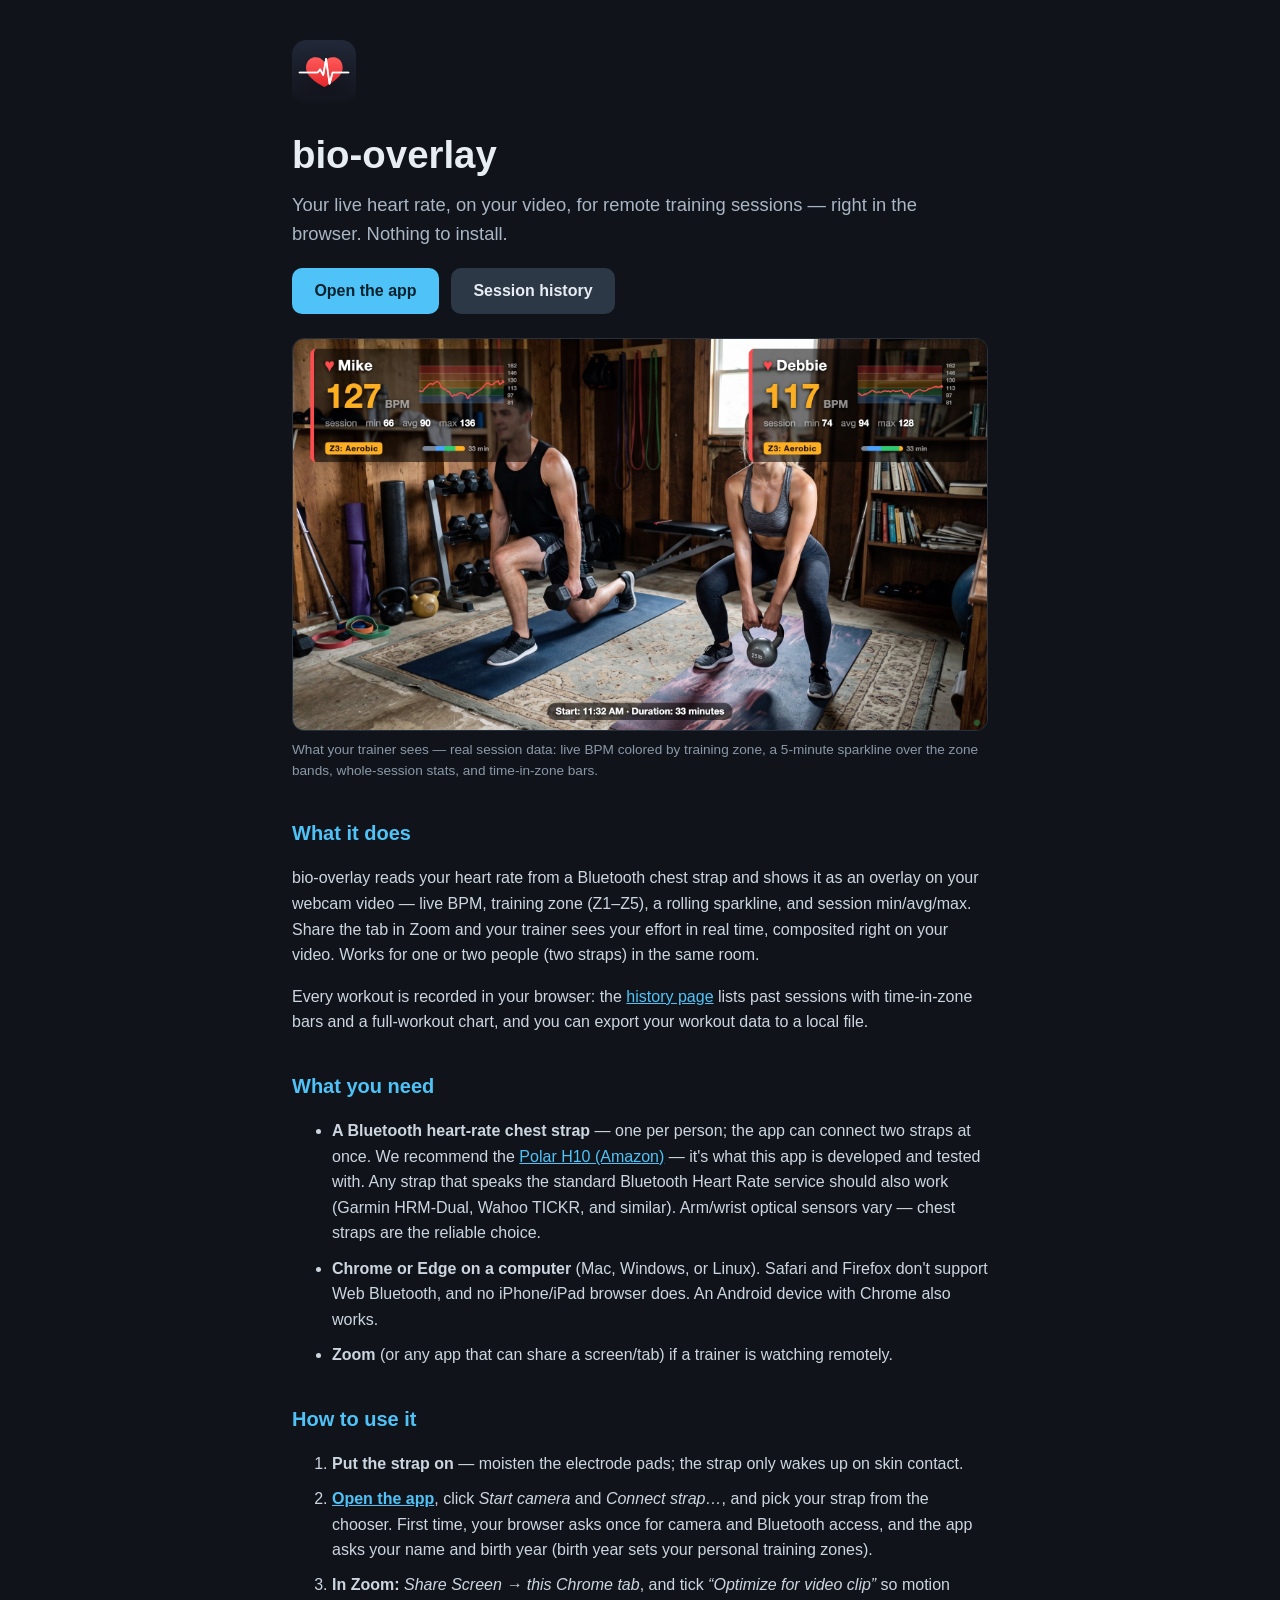
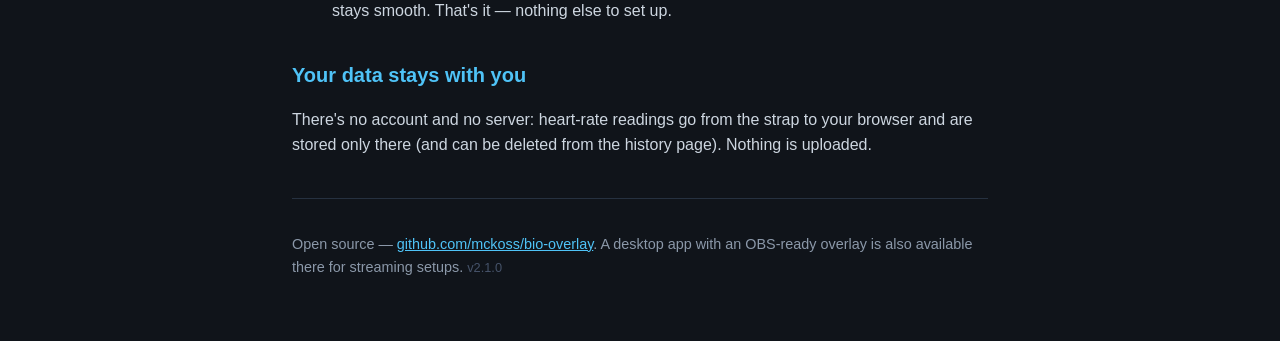
<file: web/index.html>
<!DOCTYPE html>
<html lang="en">
<head>
  <meta charset="utf-8" />
  <meta name="viewport" content="width=device-width, initial-scale=1" />
  <title>bio-overlay</title>
  <link rel="stylesheet" href="./overlay/overlay.css" />
  <link rel="stylesheet" href="live.css" />
  <link rel="icon" href="img/logo.svg" />
</head>
<body>
  <!--
    Camera + overlay compositing page: your webcam with the live HR overlay
    drawn on top. Share THIS TAB in Zoom (tick "Optimize for video clip")
    instead of running OBS. See web/README.md.
  -->
  <video id="camera" autoplay playsinline muted></video>
  <div id="camera-off">camera off</div>

  <!-- Overlay host elements, styled by ./overlay/overlay.css -->
  <div id="panels" class="panels"></div>
  <div id="session-clock" class="session-clock"></div>

  <!-- Discreet watermark; non-interactive so a mid-session click can't
       navigate away and drop the strap connections. -->
  <img id="watermark" src="img/logo.svg" alt="" />


  <!-- Control bar: auto-hides when the mouse leaves / goes idle so it never
       shows up in the shared tab during a session. -->
  <div id="bar">
    <button id="connect">Connect strap…</button>
    <button id="camera-btn" class="secondary">Start camera</button>
    <button id="mirror-btn" class="secondary">Mirror</button>
    <button id="new-session" class="secondary">New session</button>
    <a class="linkbtn" href="history.html" target="_blank" rel="noopener">History</a>
    <a class="linkbtn" href="about.html">About</a>
    <span id="straps"></span>
    <span id="notice"></span>
    <span id="version" class="version"></span>
  </div>

  <!-- Inline strap profile editor: opens when a new strap connects, or when
       a strap chip is clicked. Persists to localStorage. -->
  <div id="profile-editor" class="hidden">
    <div class="pe-title">Strap <span id="pe-device"></span></div>
    <label>Name
      <input id="pe-name" type="text" autocomplete="off" />
    </label>
    <label>Birth year <span class="pe-hint">(for zones; blank assumes age 65)</span>
      <input id="pe-by" type="number" min="1900" max="2026" placeholder="e.g. 1960" />
    </label>
    <div class="pe-actions">
      <button id="pe-save">Save</button>
      <button id="pe-cancel" class="secondary">Cancel</button>
    </div>
  </div>

  <script type="module" src="live.js"></script>
</body>
</html>
</file>
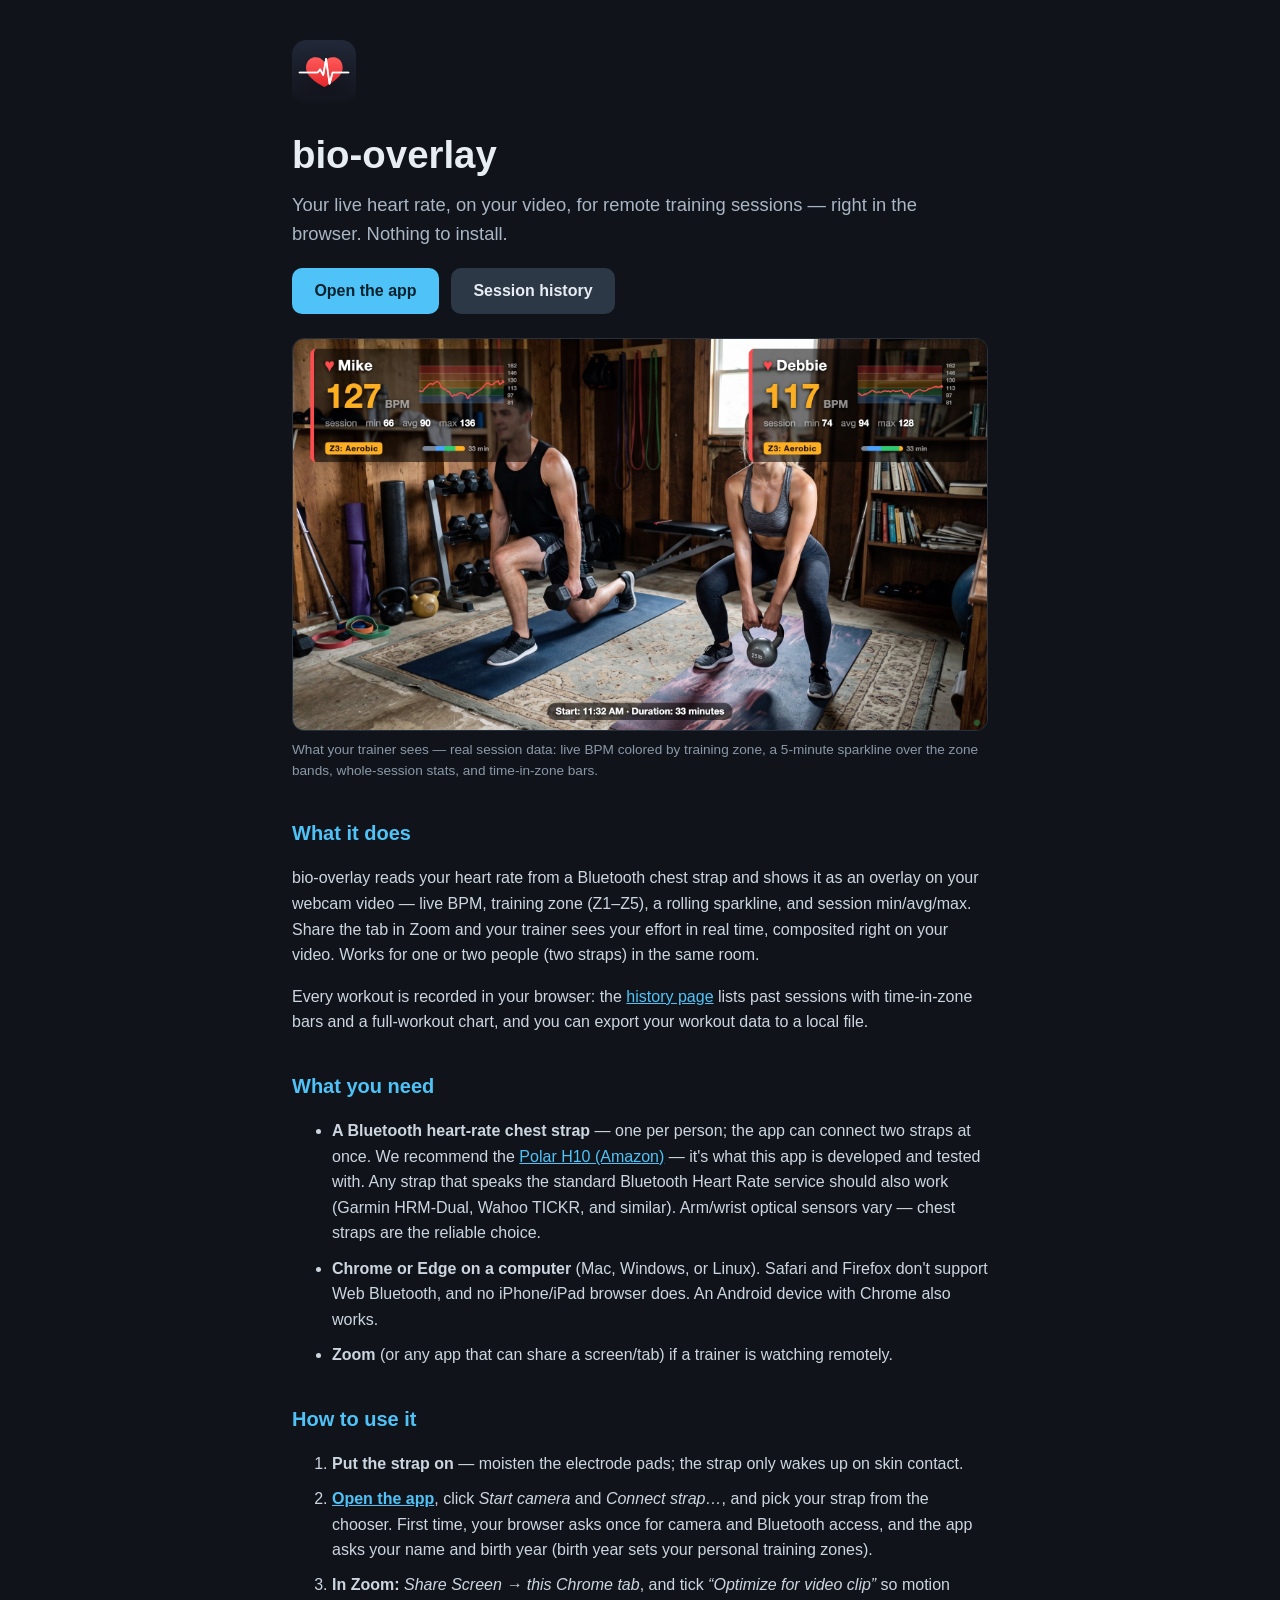
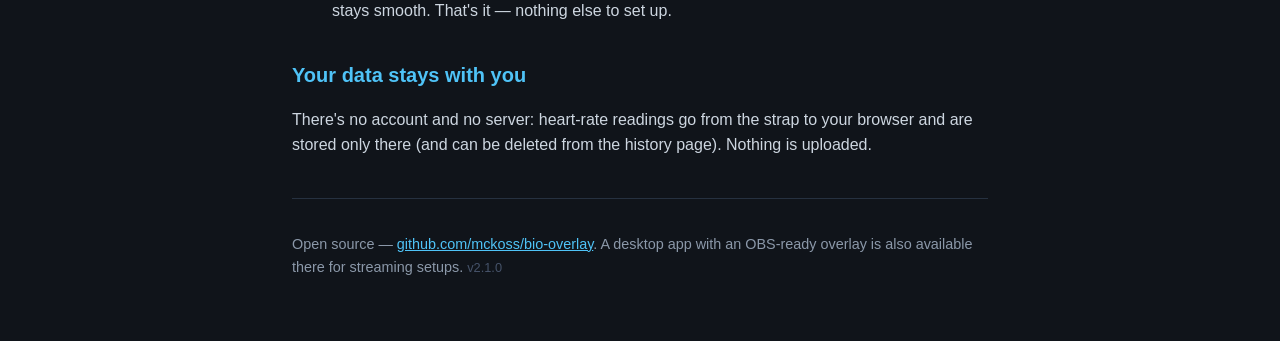
<file: web/about.html>
<!DOCTYPE html>
<html lang="en">
<head>
  <meta charset="utf-8" />
  <meta name="viewport" content="width=device-width, initial-scale=1" />
  <title>bio-overlay · about</title>
  <meta name="description"
    content="Live heart-rate overlay on your video for remote training sessions — no install, runs in Chrome with a Bluetooth chest strap." />
  <link rel="stylesheet" href="about.css" />
  <link rel="icon" href="img/logo.svg" />
</head>
<body>
  <main class="wrap">
    <header class="hero">
      <a class="logo" href="./" title="Open the app">
        <img src="img/logo.svg" alt="bio-overlay logo" />
      </a>
      <h1>bio-overlay</h1>
      <p class="tagline">
        Your live heart rate, on your video, for remote training sessions —
        right in the browser. Nothing to install.
      </p>
      <p class="cta-row">
        <a class="cta" href="./">Open the app</a>
        <a class="cta secondary" href="history.html">Session history</a>
      </p>
      <img class="shot" src="img/overlay-screenshot.jpg"
        alt="Two people working out in a home gym with live overlay cards on
             the video: BPM colored by intensity zone, banded sparklines,
             time-in-zone bars, and a session clock" />
      <p class="caption">What your trainer sees — real session data: live BPM
        colored by training zone, a 5-minute sparkline over the zone bands,
        whole-session stats, and time-in-zone bars.</p>
    </header>

    <section>
      <h2>What it does</h2>
      <p>
        bio-overlay reads your heart rate from a Bluetooth chest strap and
        shows it as an overlay on your webcam video — live BPM, training
        zone (Z1–Z5), a rolling sparkline, and session min/avg/max. Share
        the tab in Zoom and your trainer sees your effort in real time,
        composited right on your video. Works for one or two people (two
        straps) in the same room.
      </p>
      <p>
        Every workout is recorded in your browser: the
        <a href="history.html">history page</a> lists past sessions with
        time-in-zone bars and a full-workout chart, and you can export your
        workout data to a local file.
      </p>
    </section>

    <section>
      <h2>What you need</h2>
      <ul>
        <li>
          <b>A Bluetooth heart-rate chest strap</b> — one per person; the
          app can connect two straps at once. We recommend the
          <a href="https://www.amazon.com/s?k=polar+h10+heart+rate+monitor"
             rel="noopener">Polar&nbsp;H10 (Amazon)</a> — it's what this app
          is developed and tested with. Any strap that speaks the standard
          Bluetooth Heart Rate service should also work (Garmin HRM-Dual,
          Wahoo TICKR, and similar). Arm/wrist optical sensors vary — chest
          straps are the reliable choice.
        </li>
        <li>
          <b>Chrome or Edge on a computer</b> (Mac, Windows, or Linux).
          Safari and Firefox don't support Web Bluetooth, and no iPhone/iPad
          browser does. An Android device with Chrome also works.
        </li>
        <li><b>Zoom</b> (or any app that can share a screen/tab) if a
          trainer is watching remotely.</li>
      </ul>
    </section>

    <section>
      <h2>How to use it</h2>
      <ol>
        <li><b>Put the strap on</b> — moisten the electrode pads; the strap
          only wakes up on skin contact.</li>
        <li><b><a href="./">Open the app</a></b>, click <i>Start camera</i>
          and <i>Connect strap…</i>, and pick your strap from the chooser.
          First time, your browser asks once for camera and Bluetooth
          access, and the app asks your name and birth year (birth year
          sets your personal training zones).</li>
        <li><b>In Zoom:</b> <i>Share Screen → this Chrome tab</i>, and tick
          <i>“Optimize for video clip”</i> so motion stays smooth. That's
          it — nothing else to set up.</li>
      </ol>
    </section>

    <section>
      <h2>Your data stays with you</h2>
      <p>
        There's no account and no server: heart-rate readings go from the
        strap to your browser and are stored only there (and can be deleted
        from the history page). Nothing is uploaded.
      </p>
    </section>

    <footer>
      <p>
        Open source — <a href="https://github.com/mckoss/bio-overlay"
        rel="noopener">github.com/mckoss/bio-overlay</a>. A desktop app with
        an OBS-ready overlay is also available there for streaming setups.
        <span id="version" class="version"></span>
      </p>
    </footer>
  </main>
  <script type="module">
    import { VERSION } from "./version.js";
    // Returning visitors go straight to the app (see the redirect in
    // live.js); seeing this page once is what marks them as returning.
    localStorage.setItem("bio-overlay-web.visited", "1");
    document.getElementById("version").textContent = `v${VERSION}`;
  </script>
</body>
</html>
</file>
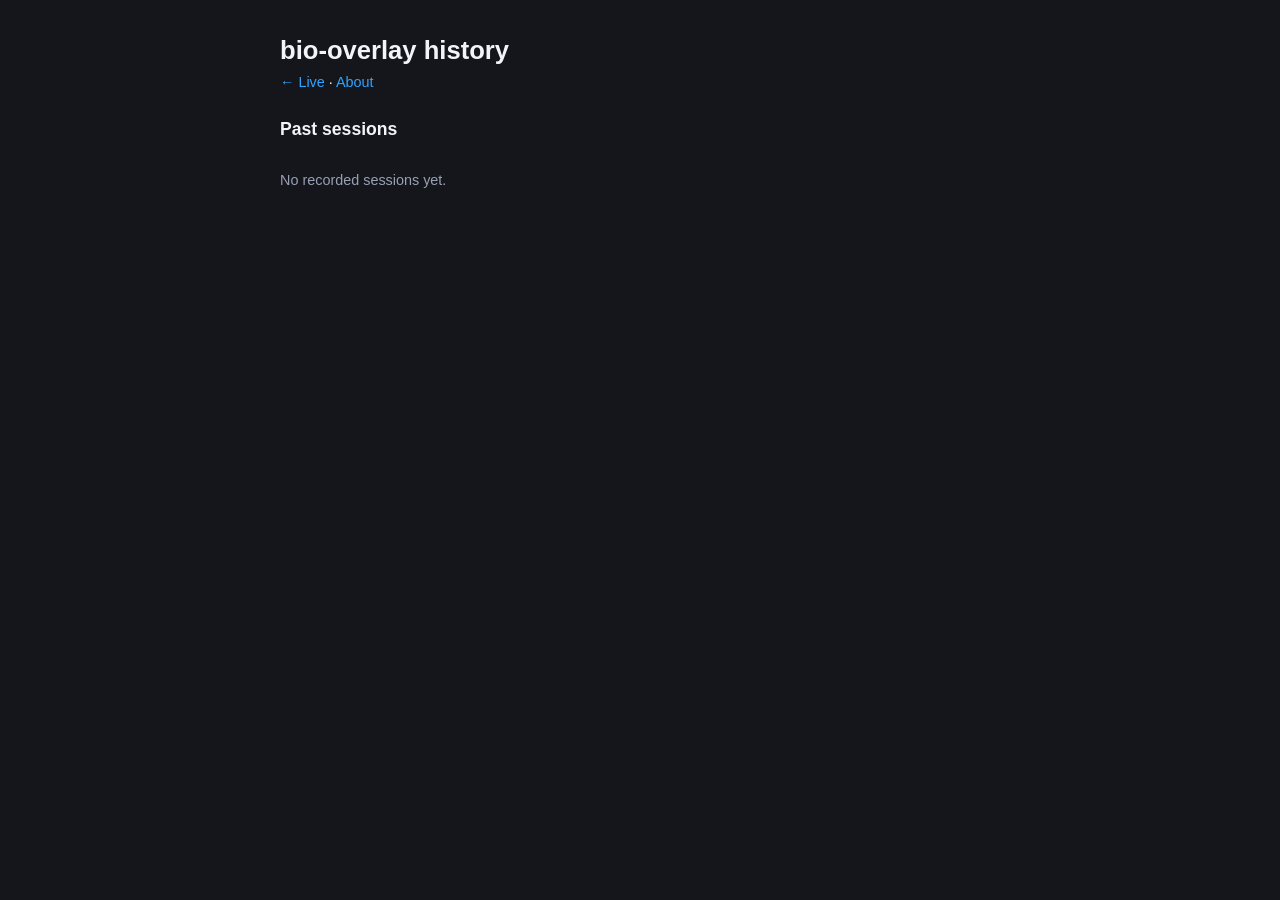
<file: web/history.html>
<!DOCTYPE html>
<html lang="en">
  <head>
    <meta charset="utf-8" />
    <meta name="viewport" content="width=device-width, initial-scale=1" />
    <title>bio-overlay · history</title>
    <link rel="stylesheet" href="./overlay/history.css" />
    <link rel="icon" href="img/logo.svg" />
  </head>
  <body>
    <main class="wrap">
      <header>
        <h1>bio-overlay history</h1>
        <p class="nav"><a href="./">← Live</a> · <a href="about.html">About</a></p>
      </header>

      <section id="list-view">
        <h2>Past sessions</h2>
        <div id="sessions" class="sessions"></div>
      </section>

      <section id="detail-view" hidden>
        <button id="back" class="btn">← All sessions</button>
        <div id="detail"></div>
      </section>
    </main>
    <script type="module" src="history.js"></script>
  </body>
</html>
</file>
<file: web/overlay/overlay.css>
/*
 * Transparent overlay styling for OBS Browser Source.
 * Background is fully transparent so OBS composites it over video.
 * Targets 1920x1080 but scales to 1280x720 via relative units.
 */

:root {
  --panel-bg: rgba(0, 0, 0, 0.55);
  --panel-stale-bg: rgba(60, 0, 0, 0.55);
  --accent: #ff4d4f;
  --text: #ffffff;
  --muted: rgba(255, 255, 255, 0.55);
  --radius: 0.6rem;
  /* Overlay renders on a fixed 1920x1080 OBS canvas, then the composited stream
     is downscaled on the remote viewer's device (often a phone in landscape),
     so size for legibility at that smaller end. */
  font-size: clamp(16px, 1.6vw, 26px);
}

* {
  box-sizing: border-box;
}

html,
body {
  margin: 0;
  padding: 0;
  width: 100%;
  height: 100%;
  background: transparent; /* critical for OBS transparency */
  overflow: hidden;
  font-family: "Inter", "Helvetica Neue", Arial, sans-serif;
  color: var(--text);
  /* Strong text shadow keeps numerals readable over busy video / Zoom compression. */
  text-shadow: 0 0.1rem 0.4rem rgba(0, 0, 0, 0.9);
}

/*
 * Cards pin to the top corners: with one participant the single card sits at the
 * upper-left; with two, they split to the upper-left and upper-right corners
 * (space-between places a lone item at the start, two items at the ends).
 */
.panels {
  position: absolute;
  top: 2.5vh;
  left: 2.5vw;
  right: 2.5vw;
  display: flex;
  flex-direction: row;
  justify-content: space-between;
  align-items: stretch; /* both cards share the height of the taller one */
  gap: 1rem;
}

/* The sparkline spans the name + live rows on the right, so the intensity
   bands get the full height of the card's upper half. */
.panel {
  display: grid;
  grid-template-columns: 1fr auto;
  grid-template-areas:
    "name spark"
    "live spark"
    "session session"
    "resp resp"
    "zwarn zwarn"
    "badge badge";
  column-gap: 1rem;
  row-gap: 0.45rem;
  padding: 0.8rem 1.2rem;
  min-width: 21rem;
  background: var(--panel-bg);
  border-radius: var(--radius);
  border-left: 0.4rem solid var(--accent);
  backdrop-filter: blur(2px);
  transition: opacity 0.3s ease, background 0.3s ease;
}

.panel .name {
  grid-area: name;
  font-size: 1.55rem;
  font-weight: 700;
  letter-spacing: 0.02em;
  color: var(--text);
}

.panel .session {
  grid-area: session;
}

.panel .resp {
  grid-area: resp;
}

.panel .badge {
  grid-area: badge;
}

.panel .live {
  grid-area: live;
  display: flex;
  align-items: baseline;
  gap: 0.35rem;
}

.panel .bpm {
  font-size: 3.6rem;
  font-weight: 800;
  line-height: 1;
  font-variant-numeric: tabular-nums;
}

.panel .unit {
  font-size: 1.15rem;
  font-weight: 600;
  color: var(--muted);
}

/* Intensity-zone colors (shared by the BPM chip and the sparkline bands).
   Standard five-zone palette: Z1 blue through Z5 red, gray for rest. */
:root {
  --zone-rest: #7a8699;
  --zone-z1: #4aa3ff;
  --zone-z2: #2ecc71;
  --zone-z3: #ffb020;
  --zone-z4: #ff7a45;
  --zone-z5: #ff2e33;
  --zone-over: #ff2e33;
}

/* The big BPM number takes the current zone's color. */
.panel .bpm.rest {
  color: var(--zone-rest);
}

.panel .bpm.z1 {
  color: var(--zone-z1);
}

.panel .bpm.z2 {
  color: var(--zone-z2);
}

.panel .bpm.z3 {
  color: var(--zone-z3);
}

.panel .bpm.z4 {
  color: var(--zone-z4);
}

.panel .bpm.z5 {
  color: var(--zone-z5);
}

.panel .bpm.over {
  color: var(--zone-over);
  animation: over-pulse 0.8s ease-in-out infinite;
}

/* Zone chip (Rest / Z1: Recovery..Z5: Peak / SUPERMAX) in the card's bottom
   row. It shares the badge grid area with "no signal": the chip is empty
   (hidden) exactly when the badge shows, so they never collide. */
.panel .zone {
  grid-area: badge;
  justify-self: start;
  align-self: center;
  padding: 0.12rem 0.45rem;
  border-radius: 0.3rem;
  font-size: 0.85rem;
  font-weight: 800;
  letter-spacing: 0.06em;
  color: #fff;
  text-shadow: none;
}

.panel .zone:empty {
  display: none;
}

.panel .zone.rest {
  background: var(--zone-rest);
}

.panel .zone.z1 {
  background: var(--zone-z1);
}

.panel .zone.z2 {
  background: var(--zone-z2);
}

.panel .zone.z3 {
  background: var(--zone-z3);
  color: #201500;
}

.panel .zone.z4 {
  background: var(--zone-z4);
}

.panel .zone.z5 {
  background: var(--zone-z5);
}

.panel .zone.over {
  background: var(--zone-over);
  animation: over-pulse 0.8s ease-in-out infinite;
}

/* Zone-time bar: stacked share of session time per zone, left-aligned in the
   right half of the bottom row (opposite the zone chip), with the elapsed
   minutes riding at its end. Only zone colors are drawn — no background
   track. Scaled against max(1 hour, session duration): the bar (and label)
   grow rightward until the 1-hour mark, then only proportions change. */
.panel .zonebar {
  grid-area: badge;
  justify-self: end;
  align-self: center;
  width: 50%;
  display: flex;
  align-items: center;
  gap: 0.35rem;
}

.panel .zonebar:empty {
  display: none;
}

/* Warning that zones assume a default age (no birth year / max HR set).
   Its grid row collapses when empty, like the respiration row. */
.panel .zone-warn {
  grid-area: zwarn;
  font-size: 0.7rem;
  font-weight: 700;
  letter-spacing: 0.04em;
  color: #ffb020;
}

.panel .zone-warn:empty {
  display: none;
}

.panel .zonebar .segs {
  display: flex;
  height: 0.5rem;
  min-width: 0.25rem; /* a just-started session still shows a nub of color */
  border-radius: 0.25rem;
  overflow: hidden;
}

.panel .zonebar .mins {
  flex: none;
  font-size: 0.7rem;
  font-weight: 600;
  color: var(--muted);
  white-space: nowrap;
  line-height: 1;
}

.panel .zonebar .seg.rest {
  background: var(--zone-rest);
}

.panel .zonebar .seg.z1 {
  background: var(--zone-z1);
}

.panel .zonebar .seg.z2 {
  background: var(--zone-z2);
}

.panel .zonebar .seg.z3 {
  background: var(--zone-z3);
}

.panel .zonebar .seg.z4 {
  background: var(--zone-z4);
}

.panel .zonebar .seg.z5 {
  background: var(--zone-z5);
}

.panel .zonebar .seg.over {
  background: var(--zone-over);
}

@keyframes over-pulse {
  0%,
  100% {
    opacity: 1;
  }
  50% {
    opacity: 0.45;
  }
}

/* Sparkline zone bands: translucent stripes + hairlines at the divisors. */
.band {
  fill-opacity: 0.25;
}

.band.z1 {
  fill: var(--zone-z1);
}

.band.z2 {
  fill: var(--zone-z2);
}

.band.z3 {
  fill: var(--zone-z3);
}

.band.z4 {
  fill: var(--zone-z4);
}

.band.z5 {
  fill: var(--zone-z5);
}

.band-line {
  stroke: rgba(255, 255, 255, 0.28);
  stroke-width: 1;
  vector-effect: non-scaling-stroke;
}

/* Sparkline: SVG of the last 5 minutes. Its grid area spans the name and
   live-BPM rows, so the chart fills the card's full upper-half height. */
.panel .spark {
  grid-area: spark;
  align-self: stretch;
  display: flex;
  align-items: stretch;
  gap: 0.4rem;
}

.panel .spark-svg {
  /* Responsive width: fits beside the BPM+chip at 720p, grows at 1080p. */
  width: clamp(9rem, 10vw, 13rem);
  min-height: 5.5rem; /* floor; normally stretched by the grid rows */
}

.panel .spark-svg svg {
  display: block;
  width: 100%;
  height: 100%;
  overflow: visible;
}

.spark-line {
  fill: none;
  stroke: var(--accent);
  stroke-width: 3.5;
  stroke-linejoin: round;
  stroke-linecap: round;
  vector-effect: non-scaling-stroke;
}

.spark-area {
  fill: var(--accent);
  opacity: 0.16;
}

/* Live-head marker: round cap on a zero-length path + non-scaling stroke =
   a fixed-size screen-space circle despite the stretched viewBox. */
.spark-dot {
  fill: none;
  stroke: var(--accent);
  stroke-width: 7;
  stroke-linecap: round;
  vector-effect: non-scaling-stroke;
}

/* Axis labels, one per gridline: the zone BPM cut-offs with zones,
   window min/max BPM without. */
.panel .spark-bounds {
  position: relative;
  font-size: 0.6rem;
  font-weight: 600;
  color: var(--muted);
  font-variant-numeric: tabular-nums;
  min-width: 4ch;
}

.panel .spark-bounds .tick {
  position: absolute;
  left: 0;
  transform: translateY(-50%);
  line-height: 1;
}

/* Whole-session summary. */
.panel .session {
  display: flex;
  align-items: center;
  gap: 0.9rem;
  min-height: 1.4rem; /* reserve the row so the card height stays constant */
  font-size: 1rem;
  color: var(--muted);
  font-variant-numeric: tabular-nums;
}

.panel .session b {
  color: var(--text);
  font-weight: 700;
}

/* Experimental respiration estimate (shown only with --respire-experiment). */
.panel .resp {
  display: flex;
  align-items: center;
  gap: 0.5rem;
  min-height: 1.3rem; /* reserve the row so EST appearing/vanishing doesn't resize */
  font-size: 1rem;
  color: var(--muted);
  font-variant-numeric: tabular-nums;
}

/* When respiration is disabled (the default) or below the confidence floor, the
   row is empty — collapse it entirely so it leaves no gap in the card. */
.panel .resp:empty {
  display: none;
}

.panel .resp b {
  color: var(--text);
  font-weight: 700;
}

.panel .resp .est {
  font-size: 0.8rem;
  font-weight: 700;
  letter-spacing: 0.06em;
  text-transform: uppercase;
  color: #ffb020;
  border: 1px solid currentColor;
  border-radius: 0.25rem;
  padding: 0 0.25rem;
}

/* Heart pulses at the current BPM (period set inline via --beat). */
.panel .name::before {
  content: "\2665"; /* ♥ */
  color: var(--accent);
  margin-right: 0.4rem;
  display: inline-block;
  animation: beat var(--beat, 1s) ease-in-out infinite;
}

@keyframes beat {
  0%,
  100% {
    transform: scale(1);
  }
  15% {
    transform: scale(1.35);
  }
  30% {
    transform: scale(1);
  }
}

/* Disconnected / stale states keep the layout stable but signal clearly. */
.panel.stale {
  background: var(--panel-stale-bg);
  border-left-color: var(--muted);
}

.panel.stale .bpm {
  color: var(--muted);
}

.panel.stale .name::before {
  animation: none;
  opacity: 0.4;
}

.panel .badge {
  font-size: 0.85rem;
  font-weight: 600;
  color: var(--muted);
  /* Reserve the height of the zone chip so swapping between the chip and
     "no signal" doesn't resize the card. */
  min-height: 1.3rem;
}

.panel.stale .badge::after {
  content: "no signal";
  color: #ffb020;
}

/* Session clock: start time + running duration, bottom center of the frame. */
.session-clock {
  position: absolute;
  bottom: 2.5vh;
  left: 50%;
  transform: translateX(-50%);
  white-space: nowrap;
  padding: 0.3rem 0.9rem;
  border-radius: 1.2rem;
  background: var(--panel-bg);
  backdrop-filter: blur(2px);
  font-size: 1rem;
  font-weight: 600;
  font-variant-numeric: tabular-nums;
}

.session-clock:empty {
  display: none;
}

/* Tiny WS connection dot, hidden by default in normal operation. */
.conn-status {
  position: absolute;
  bottom: 1vh;
  right: 1vw;
  width: 0.7rem;
  height: 0.7rem;
  border-radius: 50%;
  background: #888;
  opacity: 0.35;
}

.conn-status.online {
  background: #2ecc71;
}

.conn-status.offline {
  background: var(--accent);
}
</file>
<file: web/live.css>
/* Camera + control-bar styling for the live compositing page. The overlay
   panels themselves are styled by ../overlay/overlay.css. */

body {
  background: #10141a; /* overlay.css makes body transparent; give it ground */
}

#camera {
  position: absolute;
  inset: 0;
  width: 100%;
  height: 100%;
  object-fit: cover;
  background: #10141a;
}

#camera.mirrored {
  transform: scaleX(-1);
}

#camera-off {
  position: absolute;
  inset: 0;
  display: flex;
  align-items: center;
  justify-content: center;
  color: #46536a;
  font-size: 1.1rem;
  letter-spacing: 0.1em;
  text-transform: uppercase;
}

#camera.on + #camera-off {
  display: none;
}

/* Control bar: bottom center, fades out when idle. */
#bar {
  position: absolute;
  bottom: 1rem;
  left: 50%;
  transform: translateX(-50%);
  display: flex;
  gap: 0.5rem;
  align-items: center;
  flex-wrap: wrap;
  justify-content: center;
  max-width: 95vw;
  padding: 0.5rem 0.75rem;
  background: rgba(10, 14, 20, 0.85);
  border: 1px solid #2c3846;
  border-radius: 10px;
  transition: opacity 0.4s;
  z-index: 10;
}

#bar.hidden {
  opacity: 0;
  pointer-events: none;
}

#bar button {
  background: #4fc3f7;
  border: none;
  color: #08222e;
  font-weight: 600;
  font-size: 0.85rem;
  padding: 0.45rem 0.9rem;
  border-radius: 8px;
  cursor: pointer;
  text-shadow: none;
}

#bar button.secondary {
  background: #2c3846;
  color: #e8edf4;
}

#bar button:disabled {
  opacity: 0.4;
  cursor: default;
}

/* Links in the bar (History, About) styled as secondary buttons. */
#bar .linkbtn {
  background: #2c3846;
  color: #e8edf4;
  font-weight: 600;
  font-size: 0.85rem;
  padding: 0.45rem 0.9rem;
  border-radius: 8px;
  text-decoration: none;
  text-shadow: none;
}

#straps {
  display: flex;
  gap: 0.4rem;
}

.strap-chip {
  display: inline-flex;
  align-items: center;
  gap: 0.35em;
  background: #1a212b;
  border: 1px solid #2c3846;
  border-radius: 999px;
  padding: 0.3rem 0.7rem;
  font-size: 0.78rem;
  color: #e8edf4;
  cursor: pointer;
  text-shadow: none;
}

.strap-chip .dot {
  width: 0.55em;
  height: 0.55em;
  border-radius: 50%;
  background: #ffa726;
}

.strap-chip .dot.ok { background: #66bb6a; }
.strap-chip .dot.err { background: #ef5350; }

.strap-chip .batt {
  color: #8b98a9;
}

.strap-chip .batt.low {
  color: #ef5350;
  font-weight: 700;
}

#notice {
  color: #8b98a9;
  font-size: 0.78rem;
  text-shadow: none;
}

.version {
  color: #46536a;
  font-size: 0.7rem;
  text-shadow: none;
  align-self: flex-end;
}

/* Semi-transparent logo watermark, bottom-right, under the UI layers. */
#watermark {
  position: absolute;
  right: 1rem;
  bottom: 1rem;
  width: 44px;
  height: 44px;
  border-radius: 10px;
  opacity: 0.35;
  pointer-events: none;
  z-index: 5;
}

/* Strap profile editor: small centered card above the control bar. */
#profile-editor {
  position: absolute;
  bottom: 6rem;
  left: 50%;
  transform: translateX(-50%);
  display: flex;
  flex-direction: column;
  gap: 0.6rem;
  width: 19rem;
  padding: 0.9rem 1.1rem;
  background: rgba(10, 14, 20, 0.95);
  border: 1px solid #2c3846;
  border-radius: 10px;
  z-index: 20;
  text-shadow: none;
  font-size: 0.85rem;
  color: #e8edf4;
}

#profile-editor.hidden {
  display: none;
}

#profile-editor .pe-title {
  font-weight: 700;
}

#profile-editor .pe-hint {
  color: #8b98a9;
  font-weight: 400;
  font-size: 0.75rem;
}

#profile-editor label {
  display: flex;
  flex-direction: column;
  gap: 0.25rem;
  font-weight: 600;
}

#profile-editor input {
  background: #1a212b;
  border: 1px solid #2c3846;
  border-radius: 6px;
  color: #e8edf4;
  padding: 0.4rem 0.6rem;
  font-size: 0.9rem;
}

#profile-editor input:focus {
  outline: none;
  border-color: #4fc3f7;
}

#profile-editor .pe-actions {
  display: flex;
  gap: 0.5rem;
  justify-content: flex-end;
}

#profile-editor button {
  background: #4fc3f7;
  border: none;
  color: #08222e;
  font-weight: 600;
  font-size: 0.85rem;
  padding: 0.45rem 0.9rem;
  border-radius: 8px;
  cursor: pointer;
}

#profile-editor button.secondary {
  background: #2c3846;
  color: #e8edf4;
}
</file>
<file: web/about.css>
/* Landing page styling — same dark palette as the app pages. */

* { box-sizing: border-box; }

body {
  margin: 0;
  background: #10141a;
  color: #e8edf4;
  font-family: -apple-system, "Helvetica Neue", Arial, sans-serif;
  line-height: 1.6;
}

.wrap {
  max-width: 46rem;
  margin: 0 auto;
  padding: 2.5rem 1.25rem 3rem;
}

.logo img {
  width: 64px;
  height: 64px;
  display: block;
  border-radius: 14px;
}

.logo {
  display: inline-block;
  margin-bottom: 0.8rem;
}

h1 {
  font-size: 2.4rem;
  margin: 0 0 0.25rem;
}

h2 {
  font-size: 1.25rem;
  margin: 2.2rem 0 0.5rem;
  color: #4fc3f7;
}

.tagline {
  font-size: 1.15rem;
  color: #aab6c5;
  margin: 0 0 1.2rem;
}

.cta-row {
  display: flex;
  gap: 0.75rem;
  margin: 0 0 1.5rem;
}

.cta {
  display: inline-block;
  background: #4fc3f7;
  color: #08222e;
  font-weight: 700;
  padding: 0.65rem 1.4rem;
  border-radius: 10px;
  text-decoration: none;
}

.cta.secondary {
  background: #2c3846;
  color: #e8edf4;
  font-weight: 600;
}

.shot {
  width: 100%;
  border-radius: 12px;
  border: 1px solid #263140;
  display: block;
}

.caption {
  color: #8b98a9;
  font-size: 0.85rem;
  margin-top: 0.5rem;
}

section p, section li {
  color: #cdd6e0;
}

section li {
  margin-bottom: 0.6rem;
}

a {
  color: #4fc3f7;
}

footer {
  margin-top: 2.5rem;
  padding-top: 1.2rem;
  border-top: 1px solid #263140;
  color: #8b98a9;
  font-size: 0.9rem;
}

footer .version {
  color: #46536a;
  font-size: 0.8rem;
}
</file>
<file: web/overlay/history.css>
/* History page — shares the dark admin look of the config page. */

:root {
  --bg: #14161c;
  --panel: #1e2230;
  --panel-2: #262b3b;
  --text: #f2f4f8;
  --muted: #98a0b3;
  --accent: #ff4d4f;
  --accent-2: #2ea3ff;
  --radius: 0.5rem;
}

* {
  box-sizing: border-box;
}

body {
  margin: 0;
  background: var(--bg);
  color: var(--text);
  font-family: "Inter", "Helvetica Neue", Arial, sans-serif;
  line-height: 1.45;
}

.wrap {
  max-width: 760px;
  margin: 0 auto;
  padding: 2rem 1.25rem 4rem;
}

header h1 {
  margin: 0 0 0.2rem;
  font-size: 1.6rem;
}

.nav {
  margin: 0 0 1.5rem;
  font-size: 0.9rem;
}

a {
  color: var(--accent-2);
  text-decoration: none;
}

a:hover {
  text-decoration: underline;
}

h2 {
  font-size: 1.1rem;
  margin: 0 0 0.8rem;
}

.hint {
  color: var(--muted);
  font-size: 0.9rem;
}

.btn {
  background: var(--panel-2);
  color: var(--text);
  border: 1px solid #3a4257;
  border-radius: 0.4rem;
  padding: 0.45rem 0.8rem;
  font-size: 0.9rem;
  font-weight: 600;
  cursor: pointer;
  margin-bottom: 1rem;
}

.btn:hover {
  border-color: var(--accent-2);
}

/* Session list */
.sessions {
  display: flex;
  flex-direction: column;
  gap: 0.5rem;
}

/* Card + delete button side by side (the card itself is a <button>, so the
   delete control can't nest inside it). */
.session-row {
  display: flex;
  align-items: stretch;
  gap: 0.5rem;
}

.session {
  flex: 1;
  min-width: 0;
  display: grid;
  grid-template-columns: 1fr auto;
  grid-template-areas: "when dur" "who who" "bars bars";
  gap: 0.15rem 1rem;
  text-align: left;
  background: var(--panel);
  border: 1px solid transparent;
  border-radius: var(--radius);
  padding: 0.7rem 0.9rem;
  color: var(--text);
  font: inherit;
  cursor: pointer;
}

.btn-delete {
  flex: none;
  align-self: center;
  background: none;
  border: 1px solid transparent;
  border-radius: var(--radius);
  color: var(--muted);
  font: inherit;
  padding: 0.4rem 0.55rem;
  cursor: pointer;
}

.btn-delete:hover {
  color: #ff4d4f;
  border-color: #ff4d4f;
}

.btn-download {
  flex: none;
  align-self: center;
  background: none;
  border: 1px solid transparent;
  border-radius: var(--radius);
  color: var(--muted);
  font: inherit;
  padding: 0.4rem 0.55rem;
  cursor: pointer;
}

.btn-download:hover {
  color: #4fc3f7;
  border-color: #4fc3f7;
}

/* Inline per-participant zone bars on each session card. */
.session .list-zonebars {
  grid-area: bars;
  display: flex;
  flex-direction: column;
  gap: 0.25rem;
  margin-top: 0.35rem;
}

.session .list-zonebar-row {
  display: flex;
  align-items: center;
  gap: 0.5rem;
}

.session .list-zonebar-row .zonebar {
  flex: 1;
  min-width: 0;
}

.session .zl-name {
  flex: none;
  width: 4.5rem;
  overflow: hidden;
  text-overflow: ellipsis;
  white-space: nowrap;
  font-size: 0.75rem;
  color: var(--muted);
}

.session:hover {
  border-color: var(--accent-2);
}

.session .when {
  grid-area: when;
  font-weight: 600;
}

.session .dur {
  grid-area: dur;
  font-variant-numeric: tabular-nums;
  color: var(--accent);
  font-weight: 700;
}

.session .who {
  grid-area: who;
  color: var(--muted);
  font-size: 0.85rem;
}

/* Detail */
.detail-head {
  display: flex;
  align-items: baseline;
  gap: 1rem;
  margin-bottom: 1rem;
}

.detail-head .btn-delete {
  margin-left: auto;
}

.dur-big {
  color: var(--accent);
  font-weight: 700;
  font-variant-numeric: tabular-nums;
}

.p-card {
  background: var(--panel);
  border-radius: var(--radius);
  padding: 1rem 1.1rem;
  margin-bottom: 1rem;
}

.p-name {
  font-size: 1.1rem;
  font-weight: 600;
  margin-bottom: 0.4rem;
}

.p-stats {
  display: flex;
  gap: 1rem;
  color: var(--muted);
  font-size: 0.9rem;
  font-variant-numeric: tabular-nums;
  margin-bottom: 0.7rem;
}

.p-stats b {
  color: var(--text);
}

.p-spark {
  position: relative;
}

.p-spark svg {
  display: block;
  width: 100%;
  height: 6rem;
  overflow: visible;
}

.spark-line {
  fill: none;
  stroke: var(--accent);
  stroke-width: 1.5;
  stroke-linejoin: round;
  stroke-linecap: round;
  vector-effect: non-scaling-stroke;
}

.spark-area {
  fill: var(--accent);
  opacity: 0.14;
}

/* Intensity-zone bands behind the chart (colors match the live overlay). */
.band {
  fill-opacity: 0.14;
}

.band.z1 {
  fill: #4aa3ff;
}

.band.z2 {
  fill: #2ecc71;
}

.band.z3 {
  fill: #ffb020;
}

.band.z4 {
  fill: #ff7a45;
}

.band.z5 {
  fill: #ff2e33;
}

.band-line {
  stroke: rgba(255, 255, 255, 0.22);
  stroke-width: 1;
  vector-effect: non-scaling-stroke;
}

/* Time-in-zone bars (shared by the session list and the detail page). Only
   zone colors are drawn (no background track); the bar's length = session
   time relative to max(1 hour, session duration). */
.zonebar {
  display: flex;
}

.zonebar .segs {
  display: flex;
  height: 0.55rem;
  min-width: 0.28rem;
  border-radius: 0.28rem;
  overflow: hidden;
}

.zonebar .seg.rest {
  background: #7a8699;
}

.zonebar .seg.z1 {
  background: #4aa3ff;
}

.zonebar .seg.z2 {
  background: #2ecc71;
}

.zonebar .seg.z3 {
  background: #ffb020;
}

.zonebar .seg.z4 {
  background: #ff7a45;
}

.zonebar .seg.z5,
.zonebar .seg.over {
  background: #ff2e33;
}

.p-zonetime {
  margin-top: 0.6rem;
}

.p-zonetime .zonetime-labels {
  display: flex;
  flex-wrap: wrap;
  gap: 0.3rem 0.9rem;
  margin-top: 0.35rem;
  font-size: 0.8rem;
  font-weight: 600;
  font-variant-numeric: tabular-nums;
}

.p-zonetime .zl.rest {
  color: #7a8699;
}

.p-zonetime .zl.z1 {
  color: #4aa3ff;
}

.p-zonetime .zl.z2 {
  color: #2ecc71;
}

.p-zonetime .zl.z3 {
  color: #ffb020;
}

.p-zonetime .zl.z4 {
  color: #ff7a45;
}

.p-zonetime .zl.z5,
.p-zonetime .zl.over {
  color: #ff2e33;
}

/* Axis labels; JS pins each to its gridline via an inline top. */
.p-spark .y-tick {
  position: absolute;
  right: 0;
  transform: translateY(-50%);
  font-size: 0.72rem;
  color: var(--muted);
  font-variant-numeric: tabular-nums;
}
</file>
